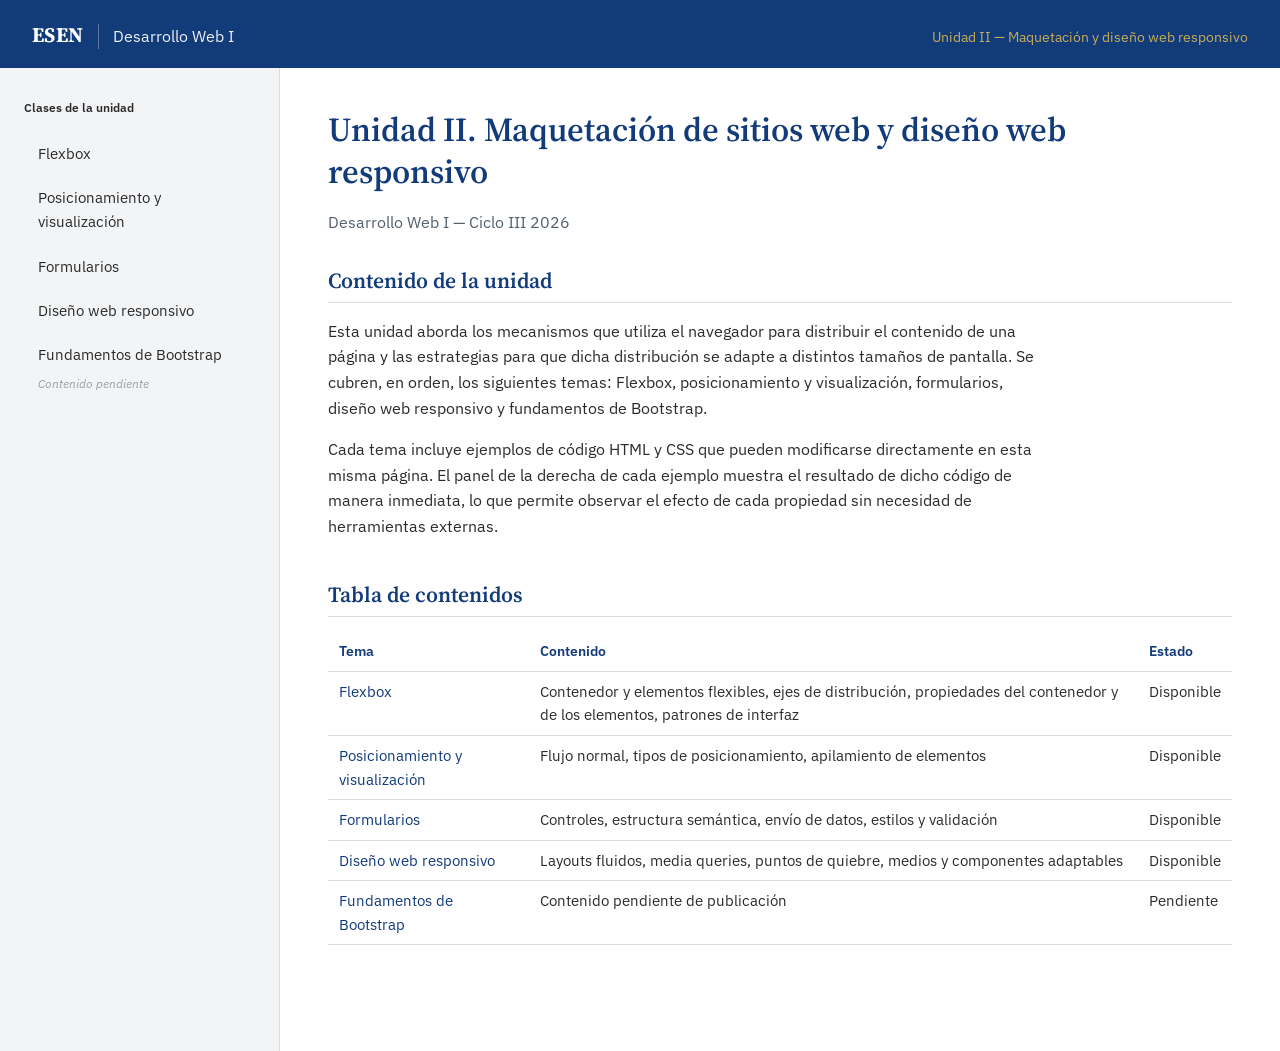
<file: index.html>
<!DOCTYPE html>
<html lang="es">
<head>
  <meta charset="UTF-8">
  <meta name="viewport" content="width=device-width, initial-scale=1.0">
  <title>Desarrollo Web I — Unidad II</title>
  <link rel="preconnect" href="https://fonts.googleapis.com">
  <link rel="preconnect" href="https://fonts.gstatic.com" crossorigin>
  <link href="https://fonts.googleapis.com/css2?family=Source+Serif+4:opsz,wght@8..60,400;8..60,600;8..60,700&family=IBM+Plex+Sans:wght@400;500;600&family=IBM+Plex+Mono:wght@400;500&display=swap" rel="stylesheet">
  <link rel="stylesheet" href="css/estilos.css">
</head>
<body>

  <header class="masthead">
    <span class="sigla">ESEN</span>
    <span class="curso">Desarrollo Web I</span>
    <span class="unidad">Unidad II — Maquetación y diseño web responsivo</span>
  </header>

  <div class="estructura">

    <!-- Navegación principal: se reutiliza sin cambios estructurales en cada página. -->
    <nav class="navegacion-tema" aria-label="Navegación del curso">
      <h2>Clases de la unidad</h2>
      <ul class="lista-temas">
        <li>
          <a href="flexbox.html">Flexbox</a>
        </li>
        <li>
          <a href="posicionamiento-visualizacion.html">Posicionamiento y visualización</a>
        </li>
        <li>
          <a href="formularios.html">Formularios</a>
        </li>
        <li>
          <a href="responsive-design.html">Diseño web responsivo</a>
        </li>
        <li>
          <a href="bootstrap.html">Fundamentos de Bootstrap</a>
          <span class="nota-pendiente">Contenido pendiente</span>
        </li>
      </ul>
    </nav>

    <main class="contenido">
      <header>
        <h1>Unidad II. Maquetación de sitios web y diseño web responsivo</h1>
        <p class="subtitulo">Desarrollo Web I — Ciclo III 2026</p>
      </header>

      <section>
        <h2>Contenido de la unidad</h2>
        <p>
          Esta unidad aborda los mecanismos que utiliza el navegador para distribuir
          el contenido de una página y las estrategias para que dicha distribución se
          adapte a distintos tamaños de pantalla. Se cubren, en orden, los siguientes
          temas: Flexbox, posicionamiento y visualización, formularios, diseño web
          responsivo y fundamentos de Bootstrap.
        </p>
        <p>
          Cada tema incluye ejemplos de código HTML y CSS que pueden modificarse
          directamente en esta misma página. El panel de la derecha de cada ejemplo
          muestra el resultado de dicho código de manera inmediata, lo que permite
          observar el efecto de cada propiedad sin necesidad de herramientas externas.
        </p>
      </section>

      <section>
        <h2>Tabla de contenidos</h2>
        <table class="tabla-referencia">
          <thead>
            <tr>
              <th>Tema</th>
              <th>Contenido</th>
              <th>Estado</th>
            </tr>
          </thead>
          <tbody>
            <tr>
              <td><a href="flexbox.html">Flexbox</a></td>
              <td>Contenedor y elementos flexibles, ejes de distribución, propiedades del contenedor y de los elementos, patrones de interfaz</td>
              <td>Disponible</td>
            </tr>
            <tr>
              <td><a href="posicionamiento-visualizacion.html">Posicionamiento y visualización</a></td>
              <td>Flujo normal, tipos de posicionamiento, apilamiento de elementos</td>
              <td>Disponible</td>
            </tr>
            <tr>
              <td><a href="formularios.html">Formularios</a></td>
              <td>Controles, estructura semántica, envío de datos, estilos y validación</td>
              <td>Disponible</td>
            </tr>
            <tr>
              <td><a href="responsive-design.html">Diseño web responsivo</a></td>
              <td>Layouts fluidos, media queries, puntos de quiebre, medios y componentes adaptables</td>
              <td>Disponible</td>
            </tr>
            <tr>
              <td><a href="bootstrap.html">Fundamentos de Bootstrap</a></td>
              <td>Contenido pendiente de publicación</td>
              <td>Pendiente</td>
            </tr>
          </tbody>
        </table>
      </section>
    </main>

  </div>

</body>
</html>
</file>
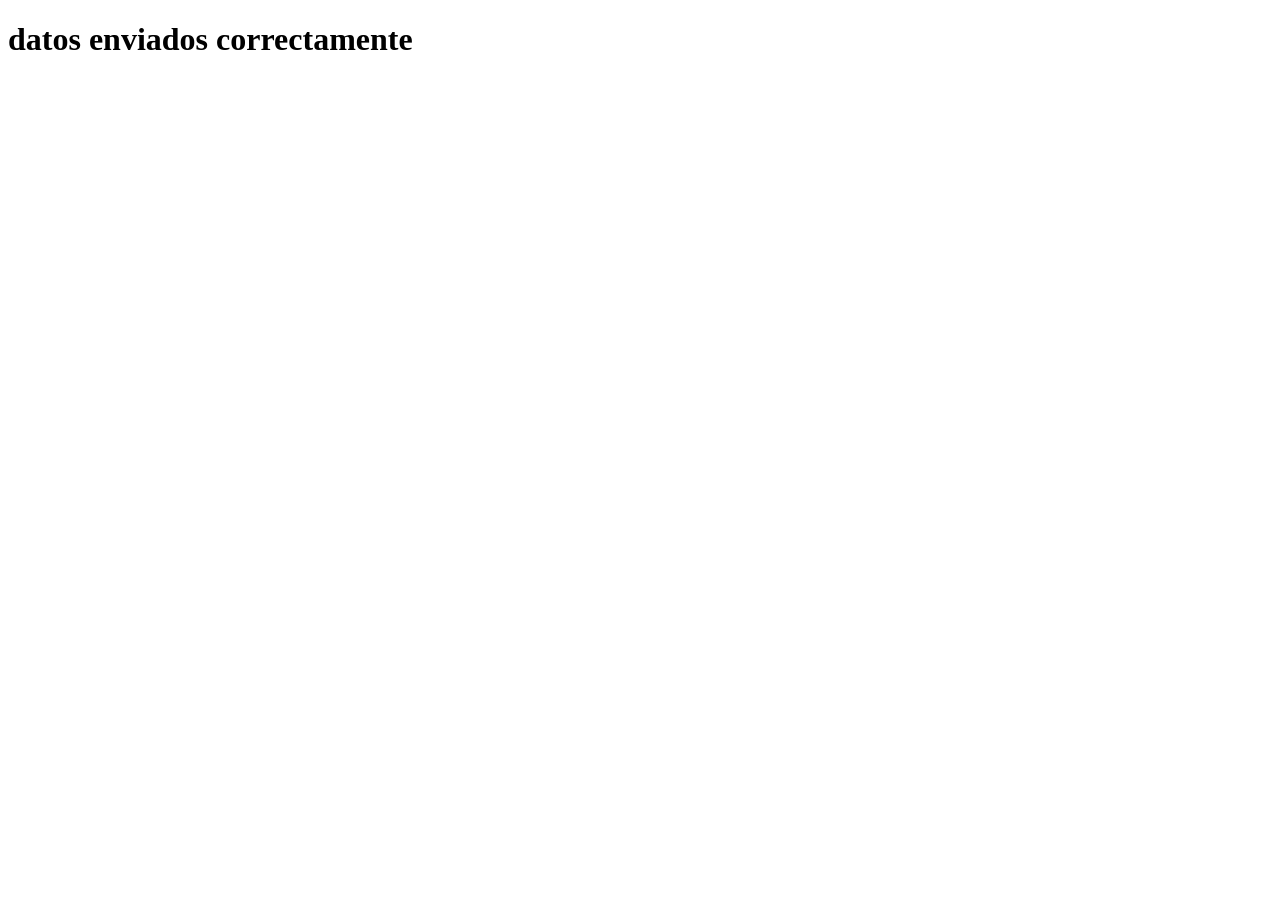
<file: datos-enviados.html>
<!DOCTYPE html>
<html lang="es">
<head>
  <meta charset="UTF-8">
  <meta name="viewport" content="width=device-width, initial-scale=1.0">
  <title>Datos enviados correctamente</title>
</head>
<body>
  <h1>datos enviados correctamente</h1>
</body>
</html>
</file>
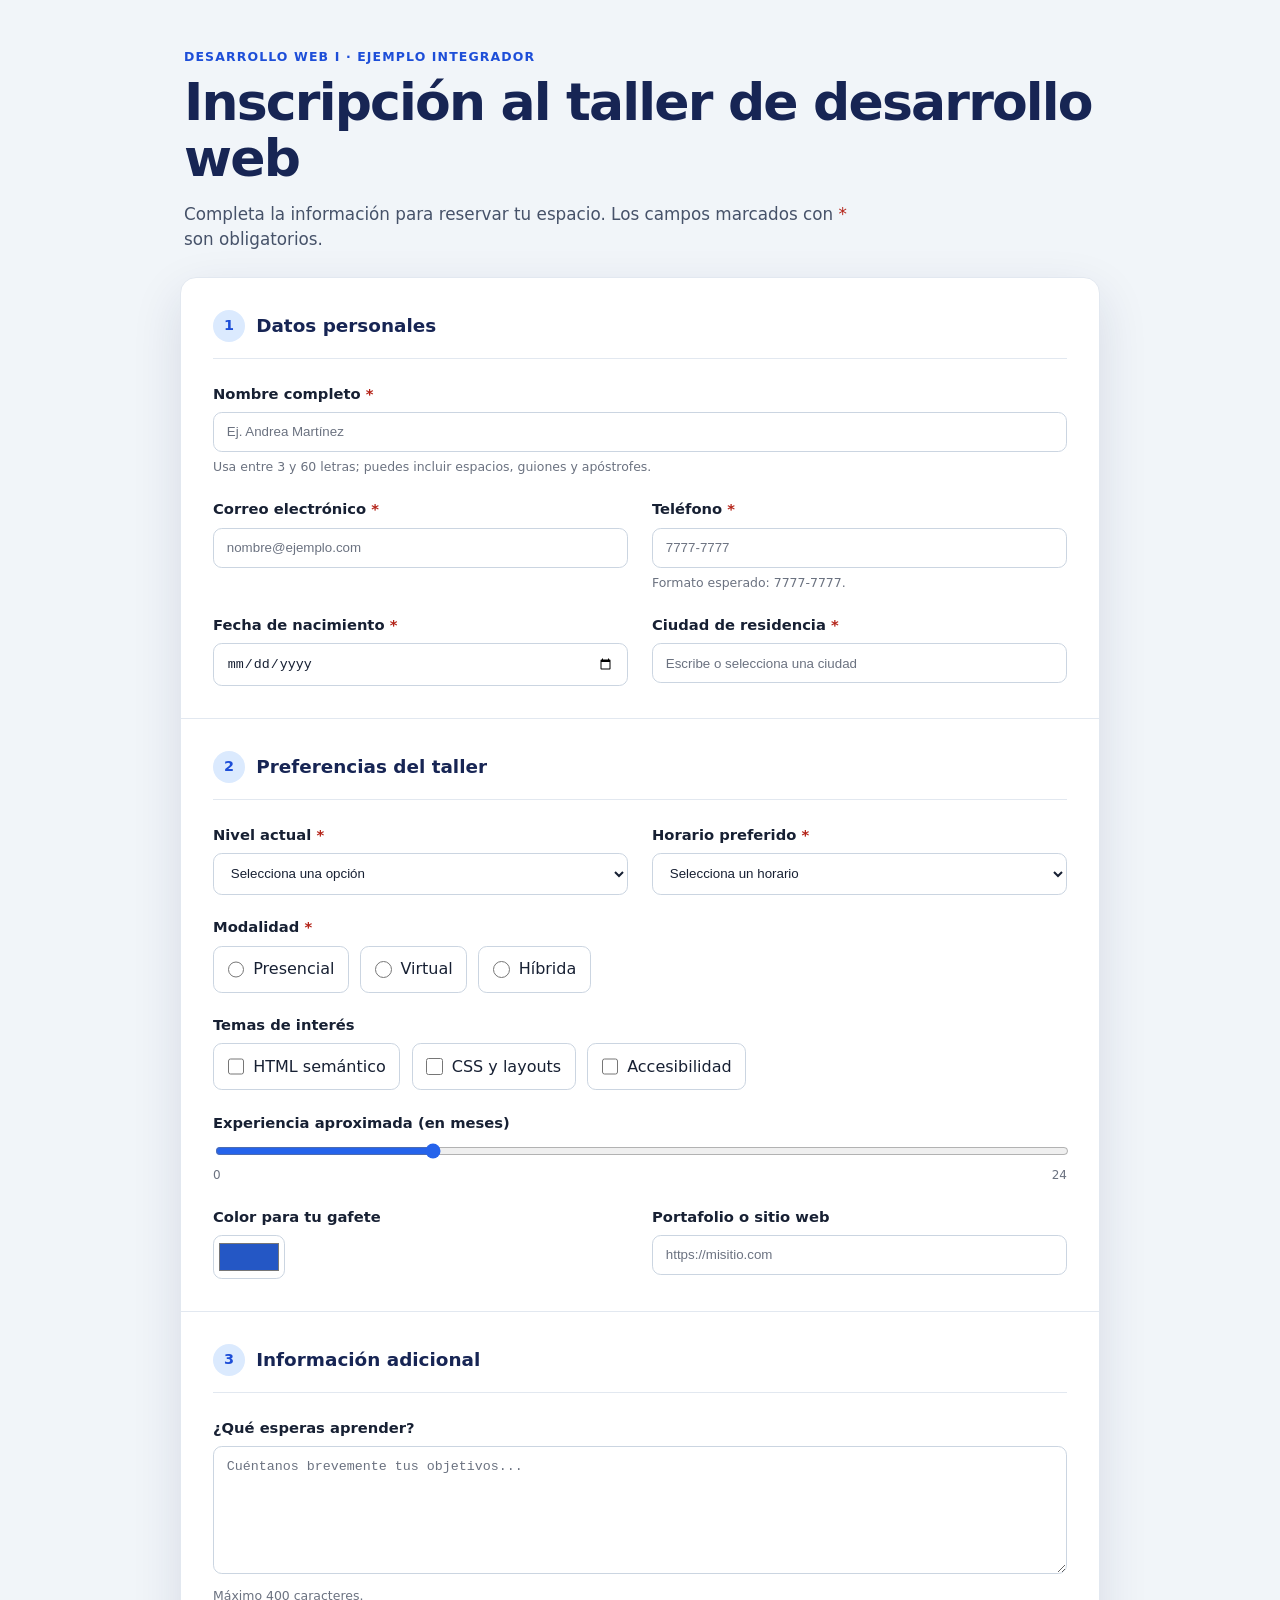
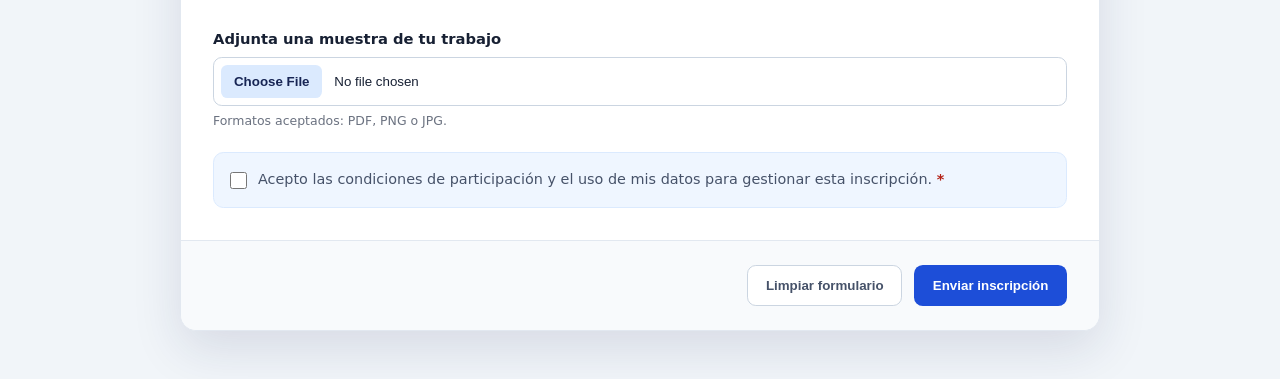
<file: formulario-integrador.html>
<!DOCTYPE html>
<html lang="es">
<head>
  <meta charset="UTF-8">
  <meta name="viewport" content="width=device-width, initial-scale=1.0">
  <meta name="description" content="Ejemplo integrador de un formulario HTML con controles variados y validación nativa.">
  <title>Inscripción al taller | Formulario integrador</title>
  <link rel="stylesheet" href="css/formulario-integrador.css">
</head>
<body>
  <main class="pagina-formulario">
    <header class="encabezado">
      <p class="etiqueta-superior">Desarrollo Web I · Ejemplo integrador</p>
      <h1>Inscripción al taller de desarrollo web</h1>
      <p class="introduccion">
        Completa la información para reservar tu espacio. Los campos marcados con
        <span aria-hidden="true">*</span> son obligatorios.
      </p>
    </header>

    <form action="datos-enviados.html" method="post" class="formulario">
      <input type="hidden" name="origen" value="formulario-integrador">

      <fieldset>
        <legend><span>1</span> Datos personales</legend>

        <div class="grupo-campos">
          <div class="campo campo-completo">
            <label for="nombre">Nombre completo <span aria-hidden="true">*</span></label>
            <input
              type="text"
              id="nombre"
              name="nombre"
              placeholder="Ej. Andrea Martínez"
              autocomplete="name"
              minlength="3"
              maxlength="60"
              pattern="[A-Za-zÁÉÍÓÚáéíóúÑñÜü' -]{3,60}"
              aria-describedby="ayuda-nombre"
              required>
            <small id="ayuda-nombre">Usa entre 3 y 60 letras; puedes incluir espacios, guiones y apóstrofes.</small>
          </div>

          <div class="campo">
            <label for="correo">Correo electrónico <span aria-hidden="true">*</span></label>
            <input
              type="email"
              id="correo"
              name="correo"
              placeholder="nombre@ejemplo.com"
              autocomplete="email"
              required>
          </div>

          <div class="campo">
            <label for="telefono">Teléfono <span aria-hidden="true">*</span></label>
            <input
              type="tel"
              id="telefono"
              name="telefono"
              placeholder="7777-7777"
              autocomplete="tel"
              inputmode="tel"
              pattern="[0-9]{4}-[0-9]{4}"
              aria-describedby="ayuda-telefono"
              required>
            <small id="ayuda-telefono">Formato esperado: 7777-7777.</small>
          </div>

          <div class="campo">
            <label for="fecha-nacimiento">Fecha de nacimiento <span aria-hidden="true">*</span></label>
            <input
              type="date"
              id="fecha-nacimiento"
              name="fecha_nacimiento"
              min="1940-01-01"
              max="2008-12-31"
              required>
          </div>

          <div class="campo">
            <label for="ciudad">Ciudad de residencia <span aria-hidden="true">*</span></label>
            <input
              type="text"
              id="ciudad"
              name="ciudad"
              list="lista-ciudades"
              placeholder="Escribe o selecciona una ciudad"
              autocomplete="address-level2"
              required>
            <datalist id="lista-ciudades">
              <option value="San Salvador"></option>
              <option value="Santa Ana"></option>
              <option value="San Miguel"></option>
              <option value="Santa Tecla"></option>
              <option value="Antiguo Cuscatlán"></option>
            </datalist>
          </div>
        </div>
      </fieldset>

      <fieldset>
        <legend><span>2</span> Preferencias del taller</legend>

        <div class="grupo-campos">
          <div class="campo">
            <label for="nivel">Nivel actual <span aria-hidden="true">*</span></label>
            <select id="nivel" name="nivel" required>
              <option value="" selected disabled>Selecciona una opción</option>
              <option value="principiante">Principiante</option>
              <option value="intermedio">Intermedio</option>
              <option value="avanzado">Avanzado</option>
            </select>
          </div>

          <div class="campo">
            <label for="horario">Horario preferido <span aria-hidden="true">*</span></label>
            <select id="horario" name="horario" required>
              <option value="" selected disabled>Selecciona un horario</option>
              <optgroup label="Entre semana">
                <option value="martes-tarde">Martes · 4:00 p. m.</option>
                <option value="jueves-noche">Jueves · 6:00 p. m.</option>
              </optgroup>
              <optgroup label="Fin de semana">
                <option value="sabado-manana">Sábado · 9:00 a. m.</option>
              </optgroup>
            </select>
          </div>

          <div class="campo campo-completo">
            <span class="titulo-control" id="titulo-modalidad">Modalidad <span aria-hidden="true">*</span></span>
            <div class="opciones-en-linea" role="radiogroup" aria-labelledby="titulo-modalidad">
              <label class="opcion">
                <input type="radio" name="modalidad" value="presencial" required>
                <span>Presencial</span>
              </label>
              <label class="opcion">
                <input type="radio" name="modalidad" value="virtual">
                <span>Virtual</span>
              </label>
              <label class="opcion">
                <input type="radio" name="modalidad" value="hibrida">
                <span>Híbrida</span>
              </label>
            </div>
          </div>

          <div class="campo campo-completo">
            <span class="titulo-control" id="titulo-temas">Temas de interés</span>
            <div class="opciones-en-linea" aria-labelledby="titulo-temas">
              <label class="opcion">
                <input type="checkbox" name="temas" value="html">
                <span>HTML semántico</span>
              </label>
              <label class="opcion">
                <input type="checkbox" name="temas" value="css">
                <span>CSS y layouts</span>
              </label>
              <label class="opcion">
                <input type="checkbox" name="temas" value="accesibilidad">
                <span>Accesibilidad</span>
              </label>
            </div>
          </div>

          <div class="campo campo-completo">
            <label for="experiencia">Experiencia aproximada (en meses)</label>
            <input
              type="range"
              id="experiencia"
              name="meses_experiencia"
              min="0"
              max="24"
              value="6"
              step="1">
            <div class="extremos-rango" aria-hidden="true"><span>0</span><span>24</span></div>
          </div>

          <div class="campo">
            <label for="color">Color para tu gafete</label>
            <input type="color" id="color" name="color_gafete" value="#2457c5">
          </div>

          <div class="campo">
            <label for="sitio-web">Portafolio o sitio web</label>
            <input
              type="url"
              id="sitio-web"
              name="sitio_web"
              placeholder="https://misitio.com"
              autocomplete="url">
          </div>
        </div>
      </fieldset>

      <fieldset>
        <legend><span>3</span> Información adicional</legend>

        <div class="grupo-campos">
          <div class="campo campo-completo">
            <label for="comentarios">¿Qué esperas aprender?</label>
            <textarea
              id="comentarios"
              name="comentarios"
              rows="5"
              maxlength="400"
              placeholder="Cuéntanos brevemente tus objetivos..."></textarea>
            <small>Máximo 400 caracteres.</small>
          </div>

          <div class="campo campo-completo">
            <label for="archivo">Adjunta una muestra de tu trabajo</label>
            <input
              type="file"
              id="archivo"
              name="archivo"
              accept=".pdf,.png,.jpg,.jpeg"
              aria-describedby="ayuda-archivo">
            <small id="ayuda-archivo">Formatos aceptados: PDF, PNG o JPG.</small>
          </div>

          <label class="aceptacion campo-completo">
            <input type="checkbox" name="acepta_condiciones" value="si" required>
            <span>Acepto las condiciones de participación y el uso de mis datos para gestionar esta inscripción. <strong aria-hidden="true">*</strong></span>
          </label>
        </div>
      </fieldset>

      <div class="acciones">
        <button type="reset" class="boton boton-secundario">Limpiar formulario</button>
        <button type="submit" class="boton boton-primario">Enviar inscripción</button>
      </div>
    </form>
  </main>
</body>
</html>
</file>
<file: css/estilos.css>
/*
  Hoja de estilos compartida — Desarrollo Web I, Unidad II
  Este archivo es utilizado por todas las páginas de la unidad.
  Al incorporar un nuevo tema, basta con enlazar este mismo archivo
  para mantener una apariencia consistente.
*/

:root {
  --azul-esen: #123B7A;
  --azul-esen-oscuro: #0d2c5c;
  --dorado-esen: #C8AD55;
  --blanco: #FFFFFF;
  --gris-claro: #F3F4F6;
  --gris-medio: #d9dce2;
  --gris-oscuro: #2B2B2B;

  --fuente-titulos: "Source Serif 4", "Georgia", serif;
  --fuente-cuerpo: "IBM Plex Sans", "Segoe UI", sans-serif;
  --fuente-codigo: "IBM Plex Mono", "Consolas", monospace;

  --ancho-barra-lateral: 280px;
}

* {
  box-sizing: border-box;
}

html {
  scroll-behavior: smooth;
}

body {
  margin: 0;
  font-family: var(--fuente-cuerpo);
  color: var(--gris-oscuro);
  background-color: var(--blanco);
  line-height: 1.6;
  font-size: 16px;
}

h1, h2, h3, h4 {
  font-family: var(--fuente-titulos);
  color: var(--azul-esen);
  line-height: 1.25;
  font-weight: 600;
}

a {
  color: var(--azul-esen);
  text-decoration: none;
}

a:hover {
  text-decoration: underline;
}

p {
  max-width: 72ch;
}

code {
  font-family: var(--fuente-codigo);
  background-color: var(--gris-claro);
  padding: 0.1rem 0.35rem;
  border-radius: 3px;
  font-size: 0.92em;
}

/* Encabezado institucional */

.masthead {
  background-color: var(--azul-esen);
  color: var(--blanco);
  padding: 1.1rem 2rem;
  display: flex;
  align-items: baseline;
  gap: 0.9rem;
  flex-wrap: wrap;
}

.masthead .sigla {
  font-family: var(--fuente-titulos);
  font-weight: 700;
  font-size: 1.3rem;
  letter-spacing: 0.02em;
}

.masthead .curso {
  font-size: 0.98rem;
  opacity: 0.92;
  border-left: 1px solid rgba(255, 255, 255, 0.35);
  padding-left: 0.9rem;
}

.masthead .unidad {
  font-size: 0.9rem;
  color: var(--dorado-esen);
  margin-left: auto;
}

/* Estructura de dos columnas */

.estructura {
  display: grid;
  grid-template-columns: var(--ancho-barra-lateral) 1fr;
  min-height: calc(100vh - 64px);
}

/* Navegación lateral */

.navegacion-tema {
  background-color: var(--gris-claro);
  border-right: 1px solid var(--gris-medio);
  padding: 2rem 1.5rem;
}

.navegacion-tema h2 {
  font-size: 0.78rem;
  font-family: var(--fuente-cuerpo);
  text-transform: none;
  color: var(--gris-oscuro);
  margin: 0 0 1rem 0;
  font-weight: 600;
}

.lista-temas {
  list-style: none;
  margin: 0;
  padding: 0;
  display: flex;
  flex-direction: column;
  gap: 0.15rem;
}

.lista-temas li {
  border-left: 3px solid transparent;
}

.lista-temas a {
  display: block;
  padding: 0.55rem 0.7rem;
  color: var(--gris-oscuro);
  font-size: 0.95rem;
}

.lista-temas a:hover {
  background-color: var(--blanco);
  text-decoration: none;
}

.lista-temas li.activo {
  border-left-color: var(--dorado-esen);
  background-color: var(--blanco);
}

.lista-temas li.activo a {
  color: var(--azul-esen);
  font-weight: 600;
}

.lista-temas li.pendiente a {
  color: #8a8f98;
  cursor: default;
}

.lista-temas li.pendiente a:hover {
  background-color: transparent;
  text-decoration: none;
}

.lista-temas .nota-pendiente {
  display: block;
  font-size: 0.72rem;
  color: #9aa0a8;
  padding: 0 0.7rem 0.45rem 0.7rem;
  font-style: italic;
}

/* Índice local de cada página */

.indice-pagina {
  max-width: 72ch;
  margin: 0 0 2.6rem 0;
  padding: 1rem 1.25rem;
  border: 1px solid var(--gris-medio);
  border-left: 3px solid var(--dorado-esen);
  background-color: var(--gris-claro);
}

.indice-pagina h2 {
  margin: 0 0 0.65rem 0;
  font-family: var(--fuente-cuerpo);
  font-size: 0.95rem;
  color: var(--gris-oscuro);
}

.indice-pagina ul {
  columns: 2;
  column-gap: 2rem;
  margin: 0;
  padding-left: 1.2rem;
}

.indice-pagina li {
  break-inside: avoid;
}

.contenido section[id] {
  scroll-margin-top: 1.5rem;
}

/* Contenido principal */

.contenido {
  padding: 2.5rem 3rem 4rem 3rem;
  max-width: 1000px;
}

.contenido > header {
  margin-bottom: 2rem;
}

.contenido > header h1 {
  font-size: 2.1rem;
  margin: 0 0 0.4rem 0;
}

.contenido > header .subtitulo {
  color: #55606e;
  font-size: 1.02rem;
}

.contenido section {
  margin-bottom: 2.6rem;
}

.contenido section h2 {
  font-size: 1.35rem;
  border-bottom: 1px solid var(--gris-medio);
  padding-bottom: 0.5rem;
  margin-bottom: 1rem;
}

.contenido section h3 {
  font-size: 1.08rem;
  margin-top: 1.6rem;
}

.contenido ol, .contenido ul {
  max-width: 72ch;
  padding-left: 1.4rem;
}

.contenido li {
  margin-bottom: 0.35rem;
}

.nota-instruccion {
  font-size: 0.94rem;
  color: #45505d;
  border-left: 3px solid var(--dorado-esen);
  padding-left: 0.9rem;
  margin: 0.9rem 0 1.2rem 0;
}

.bloque-codigo {
  max-width: 100%;
  margin: 0.75rem 0;
  padding: 0.9rem 1rem;
  overflow-x: auto;
  border-radius: 5px;
  background-color: #1e1e1e;
  color: #f4f4f4;
  font-family: var(--fuente-codigo);
  font-size: 0.84rem;
  white-space: pre-wrap;
  overflow-wrap: anywhere;
}

.bloque-codigo .etiqueta-bloque {
  display: block;
  margin-bottom: 0.45rem;
  color: #b9c4d4;
  font-family: var(--fuente-cuerpo);
  font-size: 0.74rem;
}

/* Componente de ejemplo interactivo (playground) */

.playground {
  border: 1px solid var(--gris-medio);
  border-radius: 6px;
  margin: 1.2rem 0 1.8rem 0;
  overflow: hidden;
}

.playground .titulo-playground {
  background-color: var(--gris-claro);
  padding: 0.55rem 0.9rem;
  font-size: 0.85rem;
  font-weight: 600;
  color: var(--azul-esen);
  border-bottom: 1px solid var(--gris-medio);
}

.paneles-editor {
  display: flex;
  background-color: #1e1e1e;
}

.panel-editor {
  flex: 1 1 0;
  min-width: 0;
  border-right: 1px solid #333;
}

.panel-editor:last-child {
  border-right: none;
}

.panel-editor .etiqueta {
  font-family: var(--fuente-codigo);
  font-size: 0.75rem;
  color: #9aa0a8;
  padding: 0.4rem 0.7rem 0;
  background-color: #1e1e1e;
}

.panel-editor .CodeMirror {
  height: 190px;
  font-family: var(--fuente-codigo);
  font-size: 0.85rem;
}

.panel-vista {
  border-top: 1px solid var(--gris-medio);
}

.zona-viewport {
  max-width: 100%;
  overflow: hidden;
  background-color: #e5e7eb;
}

.panel-vista .etiqueta {
  font-family: var(--fuente-cuerpo);
  font-size: 0.75rem;
  color: #55606e;
  padding: 0.4rem 0.9rem 0;
  background-color: var(--gris-claro);
}

.controles-viewport {
  display: flex;
  align-items: center;
  flex-wrap: wrap;
  gap: 0.45rem;
  padding: 0.5rem 0.9rem;
  background-color: var(--gris-claro);
  border-bottom: 1px solid var(--gris-medio);
}

.controles-viewport .titulo-viewport {
  margin-right: 0.25rem;
  font-size: 0.78rem;
  color: #45505d;
}

.btn-viewport {
  padding: 0.28rem 0.6rem;
  border: 1px solid var(--gris-medio);
  border-radius: 4px;
  color: var(--azul-esen);
  background-color: var(--blanco);
  font-family: var(--fuente-cuerpo);
  font-size: 0.76rem;
  cursor: pointer;
}

.btn-viewport:hover,
.btn-viewport[aria-pressed="true"] {
  border-color: var(--azul-esen);
  background-color: #e8eef7;
}

.ancho-viewport {
  min-width: 4.2rem;
  margin-left: auto;
  font-family: var(--fuente-codigo);
  font-size: 0.76rem;
  color: #45505d;
  text-align: right;
}

.marco-vista-previa {
  width: 100%;
  min-width: min(280px, 100%);
  margin-inline: auto;
  resize: horizontal;
  overflow: hidden;
  transform-origin: top left;
  outline: 1px solid var(--gris-medio);
  background-color: var(--blanco);
}

.vista-previa {
  width: 100%;
  height: 160px;
  border: none;
  display: block;
  background-color: var(--blanco);
}

.vista-previa--media {
  height: 230px;
}

.vista-previa--alta {
  height: 420px;
}

.controles-playground {
  padding: 0.55rem 0.9rem;
  background-color: var(--gris-claro);
  border-top: 1px solid var(--gris-medio);
  display: flex;
  justify-content: flex-end;
}

.btn-reiniciar {
  font-family: var(--fuente-cuerpo);
  font-size: 0.82rem;
  color: var(--azul-esen);
  background-color: var(--blanco);
  border: 1px solid var(--gris-medio);
  border-radius: 4px;
  padding: 0.35rem 0.8rem;
  cursor: pointer;
}

.btn-reiniciar:hover {
  border-color: var(--azul-esen);
}

/* Tabla de referencia de propiedades */

.tabla-referencia {
  width: 100%;
  border-collapse: collapse;
  font-size: 0.92rem;
  margin: 1rem 0 1.6rem 0;
}

.tabla-referencia th,
.tabla-referencia td {
  text-align: left;
  padding: 0.5rem 0.7rem;
  border-bottom: 1px solid var(--gris-medio);
  vertical-align: top;
}

.tabla-referencia th {
  color: var(--azul-esen);
  font-family: var(--fuente-cuerpo);
  font-weight: 600;
  font-size: 0.85rem;
}

.tabla-referencia code {
  white-space: nowrap;
}

/* Recursos externos */

.lista-recursos {
  list-style: none;
  padding: 0;
}

.lista-recursos li {
  padding: 0.5rem 0;
  border-bottom: 1px solid var(--gris-medio);
}

.lista-recursos .descripcion {
  display: block;
  color: #55606e;
  font-size: 0.9rem;
}

/* Diagramas de referencia */

.diagrama-ejes,
.diagrama-concepto {
  max-width: 100%;
  height: auto;
  display: block;
  margin: 0.9rem 0 1.5rem 0;
}

.diagrama-ejes {
  max-width: 560px;
}

/* Menú de autocompletado del editor */

.CodeMirror-hints {
  font-family: var(--fuente-codigo);
  font-size: 0.82rem;
  border: 1px solid var(--gris-medio);
  box-shadow: 0 4px 14px rgba(0, 0, 0, 0.18);
}

.CodeMirror-hint {
  padding: 3px 10px;
}

li.CodeMirror-hint-active {
  background-color: var(--azul-esen);
  color: var(--blanco);
}

/* Responsivo */

@media (max-width: 860px) {
  .estructura {
    grid-template-columns: 1fr;
  }

  .navegacion-tema {
    border-right: none;
    border-bottom: 1px solid var(--gris-medio);
  }

  .contenido {
    padding: 2rem 1.3rem 3rem 1.3rem;
  }

  .indice-pagina ul {
    columns: 1;
  }

  .paneles-editor {
    flex-direction: column;
  }

  .panel-editor {
    border-right: none;
    border-bottom: 1px solid #333;
  }
}
</file>
<file: css/formulario-integrador.css>
:root {
  color-scheme: light;
  --azul-900: #172554;
  --azul-700: #1d4ed8;
  --azul-600: #2563eb;
  --azul-100: #dbeafe;
  --azul-50: #eff6ff;
  --gris-900: #172033;
  --gris-700: #465269;
  --gris-500: #6b7280;
  --gris-300: #cbd5e1;
  --gris-200: #e2e8f0;
  --gris-100: #f1f5f9;
  --blanco: #ffffff;
  --error: #b42318;
  --sombra: 0 18px 50px rgba(23, 37, 84, 0.12);
}

* {
  box-sizing: border-box;
}

body {
  margin: 0;
  min-height: 100vh;
  color: var(--gris-900);
  background-color: var(--gris-100);
  font-family: Inter, ui-sans-serif, system-ui, -apple-system, BlinkMacSystemFont, "Segoe UI", sans-serif;
  line-height: 1.5;
}



.pagina-formulario {
  width: min(920px, calc(100% - 2rem));
  margin: 3rem auto;
}

.encabezado {
  padding: 0 0.25rem 1.5rem;
}

.etiqueta-superior {
  margin: 0 0 0.45rem;
  color: var(--azul-700);
  font-size: 0.78rem;
  font-weight: 800;
  letter-spacing: 0.09em;
  text-transform: uppercase;
}

h1 {
  margin: 0;
  color: var(--azul-900);
  font-size: clamp(2rem, 5vw, 3.25rem);
  line-height: 1.08;
  letter-spacing: -0.035em;
}

.introduccion {
  max-width: 65ch;
  margin: 1rem 0 0;
  color: var(--gris-700);
  font-size: 1.05rem;
}

.introduccion span,
label > span[aria-hidden="true"],
.titulo-control span,
.aceptacion strong {
  color: var(--error);
}

.formulario {
  overflow: hidden;
  border: 1px solid var(--gris-200);
  border-radius: 1rem;
  background: var(--blanco);
  box-shadow: var(--sombra);
}

fieldset {
  min-width: 0;
  margin: 0;
  padding: 2rem;
  border: 0;
  border-bottom: 1px solid var(--gris-200);
}

legend {
  float: left;
  width: 100%;
  display: flex;
  align-items: center;
  gap: 0.7rem;
  margin: 0 0 1.5rem;
  padding: 0 0 1rem;
  border-bottom: 1px solid var(--gris-200);
  color: var(--azul-900);
  font-size: 1.15rem;
  font-weight: 750;
}

legend span {
  display: inline-flex;
  flex: 0 0 auto;
  width: 2rem;
  height: 2rem;
  align-items: center;
  justify-content: center;
  border-radius: 50%;
  color: var(--azul-700);
  background: var(--azul-100);
  font-size: 0.9rem;
}

legend + .grupo-campos {
  clear: both;
}

.grupo-campos {
  display: flex;
  flex-wrap: wrap;
  gap: 1.35rem 1.5rem;
}

.campo {
  flex: 1 1 20rem;
  min-width: 0;
}

.campo-completo {
  flex: 1 1 100%;
  width: 100%;
}

.campo > label,
.titulo-control {
  display: block;
  margin-bottom: 0.45rem;
  font-size: 0.92rem;
  font-weight: 700;
}

input:not([type="radio"]):not([type="checkbox"]):not([type="range"]):not([type="color"]),
select,
textarea {
  width: 100%;
  border: 1px solid var(--gris-300);
  border-radius: 0.55rem;
  outline: 0;
  color: var(--gris-900);
  background: var(--blanco);
  transition: border-color 150ms ease, box-shadow 150ms ease;
}

input:not([type="file"]):not([type="radio"]):not([type="checkbox"]):not([type="range"]):not([type="color"]),
select,
textarea {
  padding: 0.72rem 0.8rem;
}

input[type="file"] {
  padding: 0.45rem;
}

input[type="file"]::file-selector-button {
  margin-right: 0.75rem;
  padding: 0.55rem 0.8rem;
  border: 0;
  border-radius: 0.4rem;
  color: var(--azul-900);
  background: var(--azul-100);
  font-weight: 700;
  cursor: pointer;
}

textarea {
  min-height: 8rem;
  resize: vertical;
}

input::placeholder,
textarea::placeholder {
  color: var(--gris-500);
}

input:focus,
select:focus,
textarea:focus {
  border-color: var(--azul-600);
  box-shadow: 0 0 0 3px rgba(37, 99, 235, 0.17);
}

input:user-invalid,
select:user-invalid,
textarea:user-invalid {
  border-color: var(--error);
  box-shadow: 0 0 0 3px rgba(180, 35, 24, 0.1);
}

small {
  display: block;
  margin-top: 0.38rem;
  color: var(--gris-500);
  font-size: 0.78rem;
}

.opciones-en-linea {
  display: flex;
  flex-wrap: wrap;
  gap: 0.7rem;
}

.opcion {
  display: flex;
  align-items: center;
  gap: 0.55rem;
  padding: 0.65rem 0.85rem;
  border: 1px solid var(--gris-300);
  border-radius: 0.55rem;
  background: var(--blanco);
  cursor: pointer;
}

input[type="radio"],
input[type="checkbox"],
input[type="range"] {
  accent-color: var(--azul-600);
}

input[type="radio"],
input[type="checkbox"] {
  width: 1.05rem;
  height: 1.05rem;
  margin: 0;
}

input[type="range"] {
  width: 100%;
  cursor: pointer;
}

.extremos-rango {
  display: flex;
  justify-content: space-between;
  color: var(--gris-500);
  font-size: 0.75rem;
}

input[type="color"] {
  width: 4.5rem;
  height: 2.75rem;
  padding: 0.2rem;
  border: 1px solid var(--gris-300);
  border-radius: 0.55rem;
  background: var(--blanco);
  cursor: pointer;
}

.aceptacion {
  display: flex;
  align-items: flex-start;
  gap: 0.7rem;
  padding: 1rem;
  border: 1px solid var(--azul-100);
  border-radius: 0.65rem;
  background: var(--azul-50);
  cursor: pointer;
}

.aceptacion input {
  flex: 0 0 auto;
  margin-top: 0.2rem;
}

.aceptacion span {
  color: var(--gris-700);
  font-size: 0.9rem;
}

.acciones {
  display: flex;
  flex-wrap: wrap;
  justify-content: flex-end;
  gap: 0.75rem;
  padding: 1.5rem 2rem;
  background: #f8fafc;
}

.boton {
  padding: 0.75rem 1.1rem;
  border: 1px solid transparent;
  border-radius: 0.55rem;
  font-weight: 750;
  cursor: pointer;
  transition: background 150ms ease, border-color 150ms ease, transform 150ms ease;
}

.boton:hover {
  transform: translateY(-1px);
}

.boton:focus-visible {
  outline: 3px solid rgba(37, 99, 235, 0.3);
  outline-offset: 2px;
}

.boton-primario {
  color: var(--blanco);
  background: var(--azul-700);
}

.boton-primario:hover {
  background: var(--azul-900);
}

.boton-secundario {
  border-color: var(--gris-300);
  color: var(--gris-700);
  background: var(--blanco);
}

.boton-secundario:hover {
  border-color: var(--gris-500);
}
</file>
